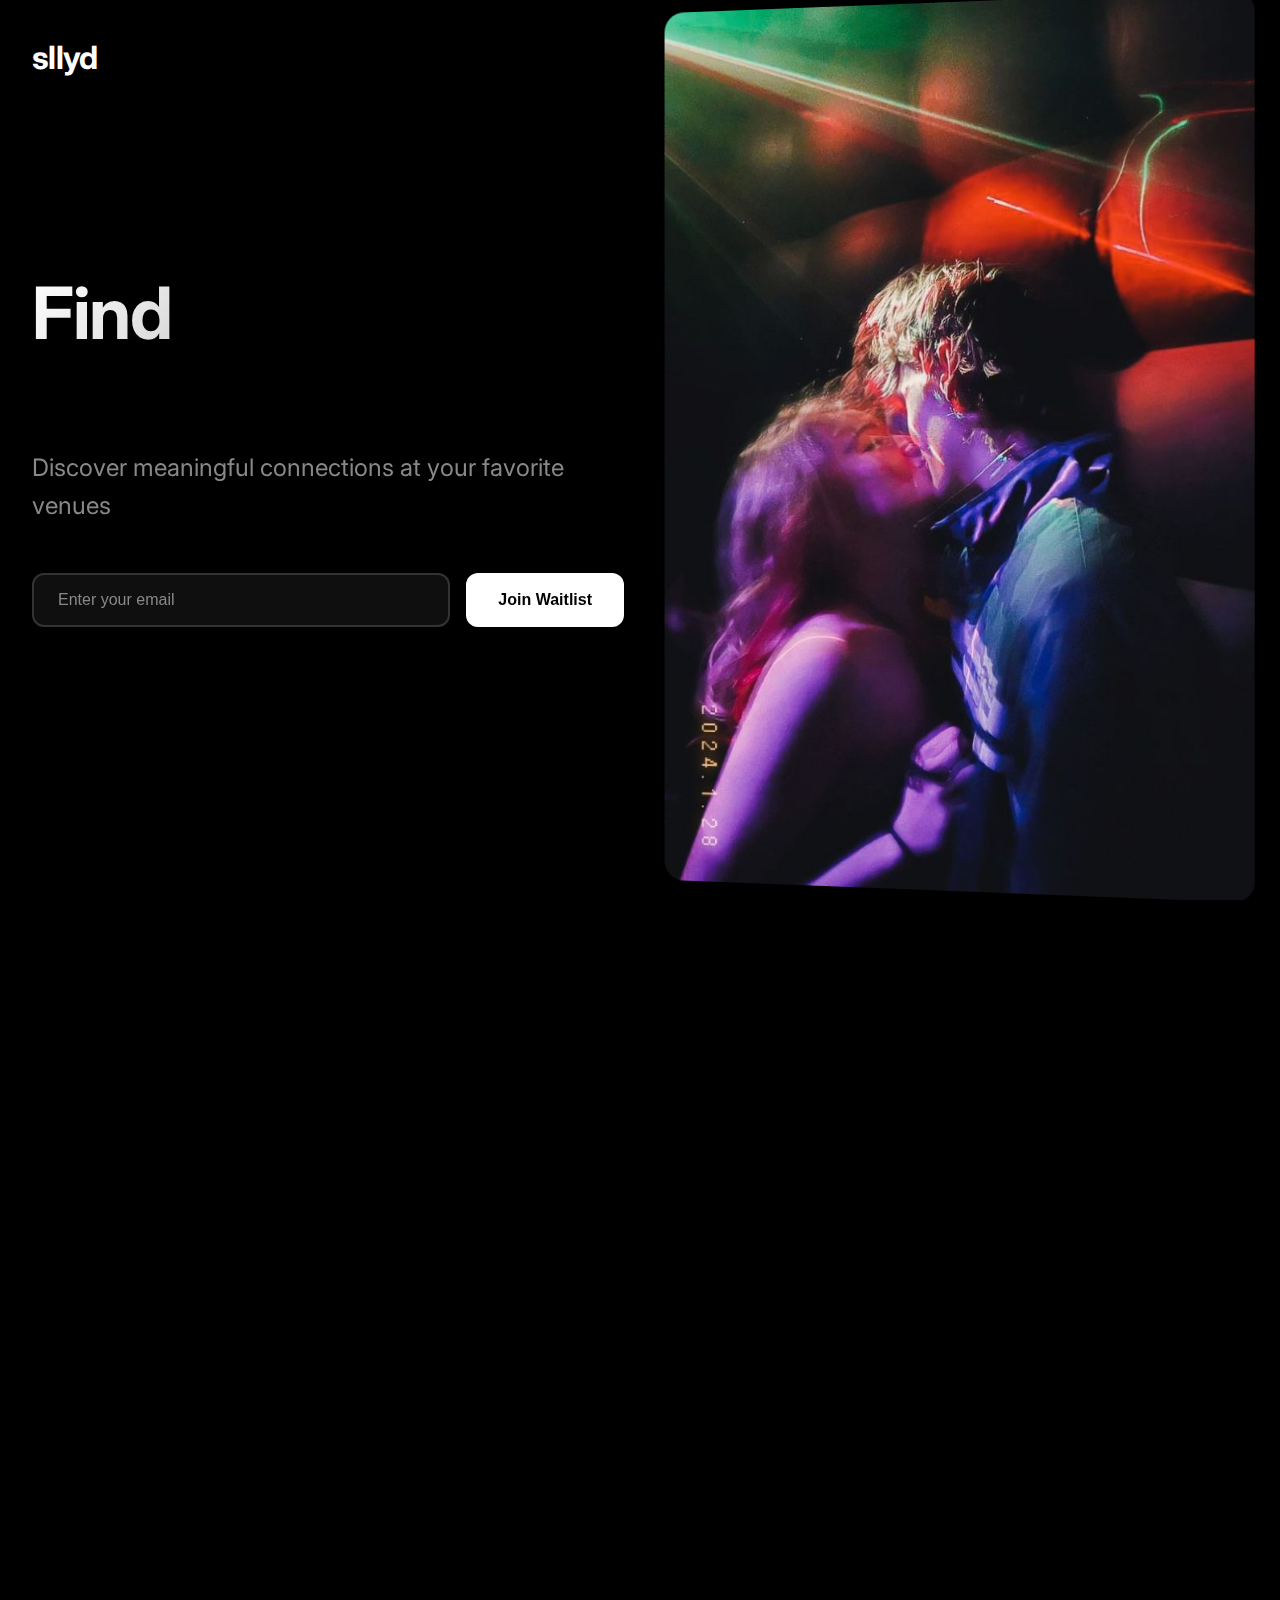
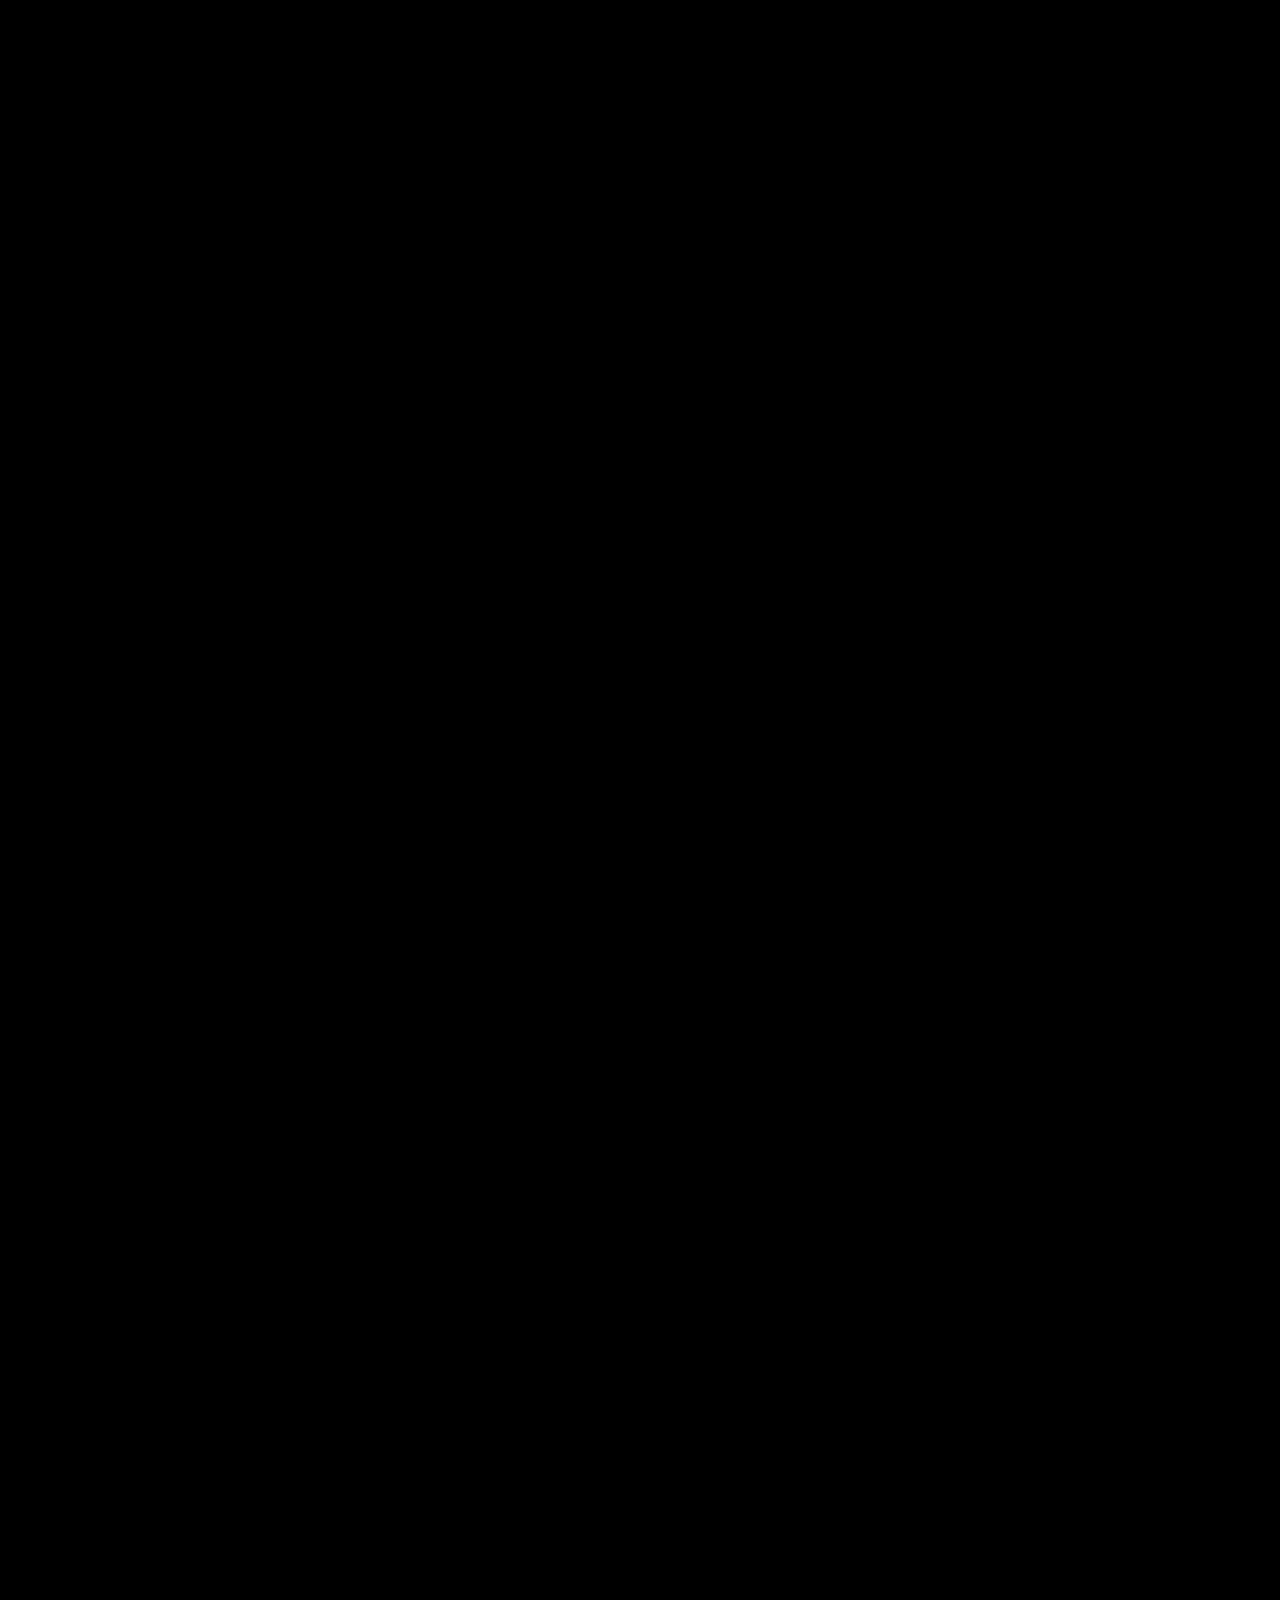
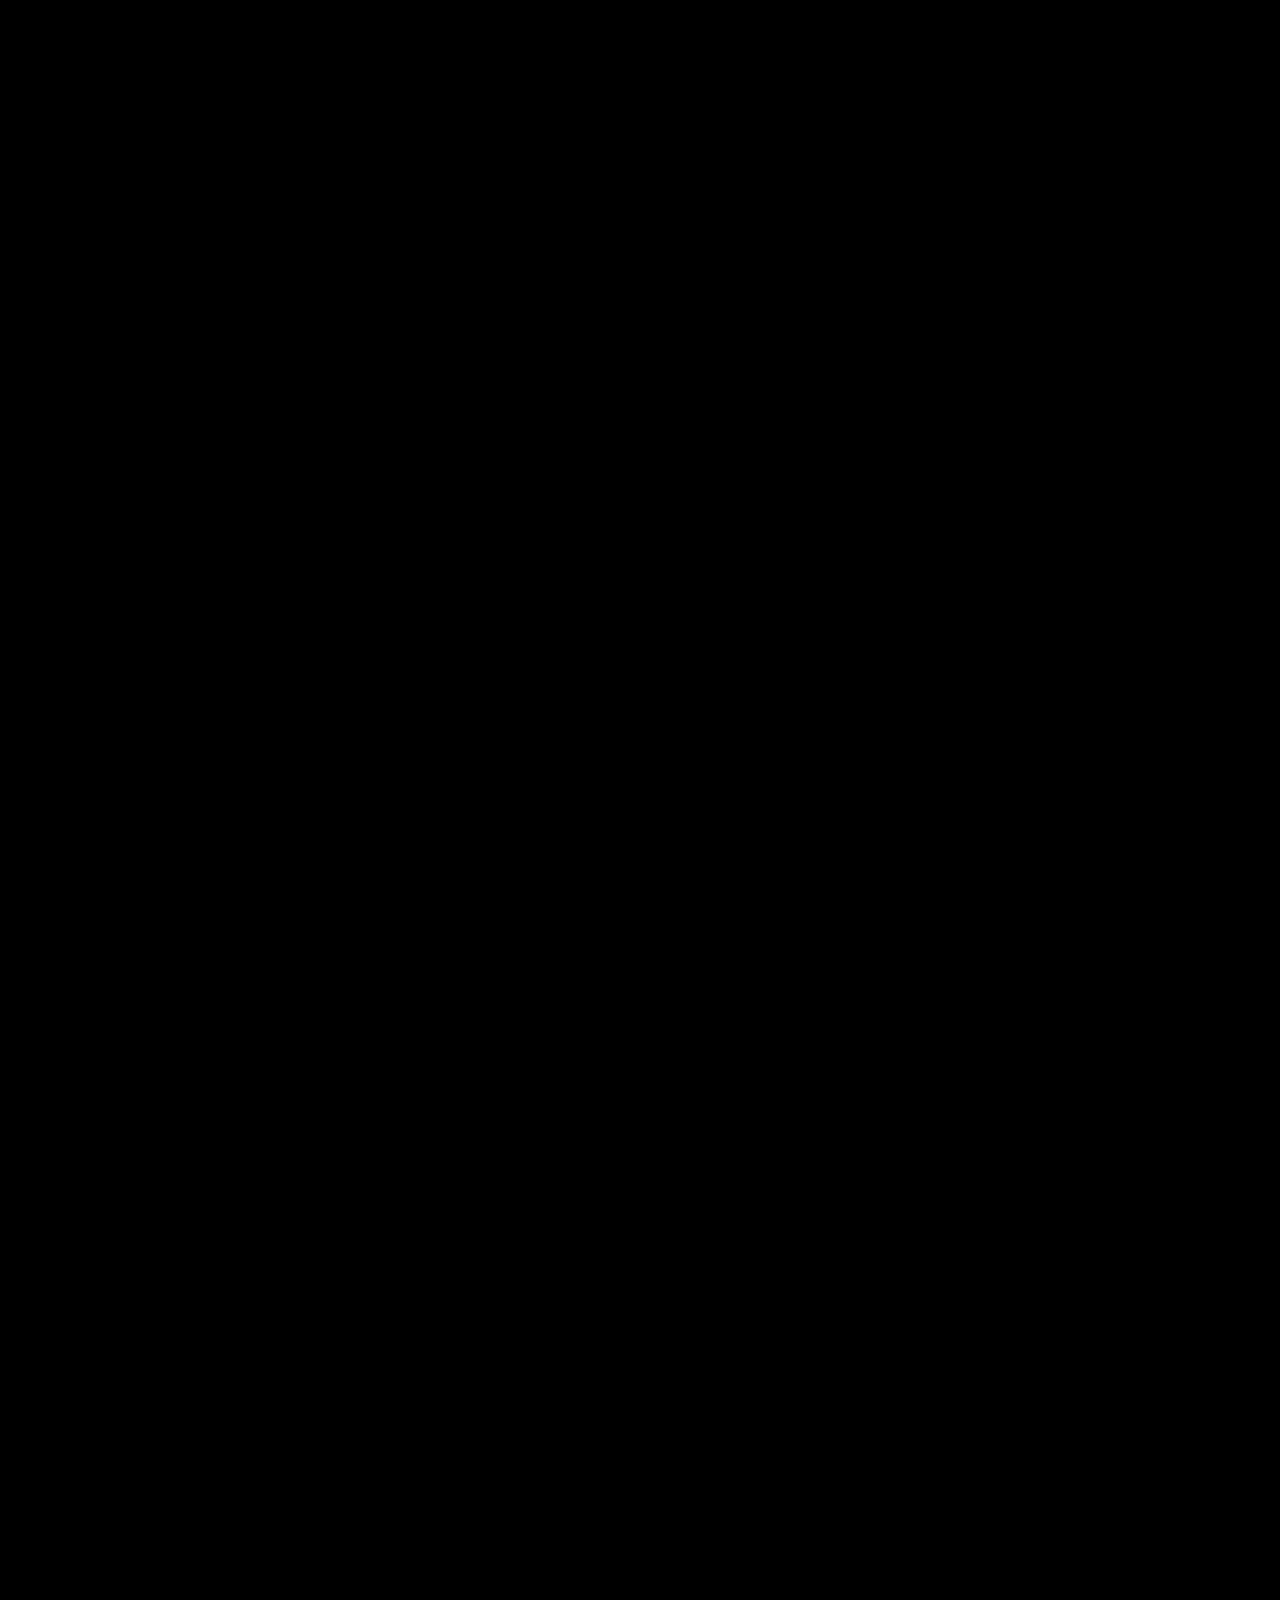
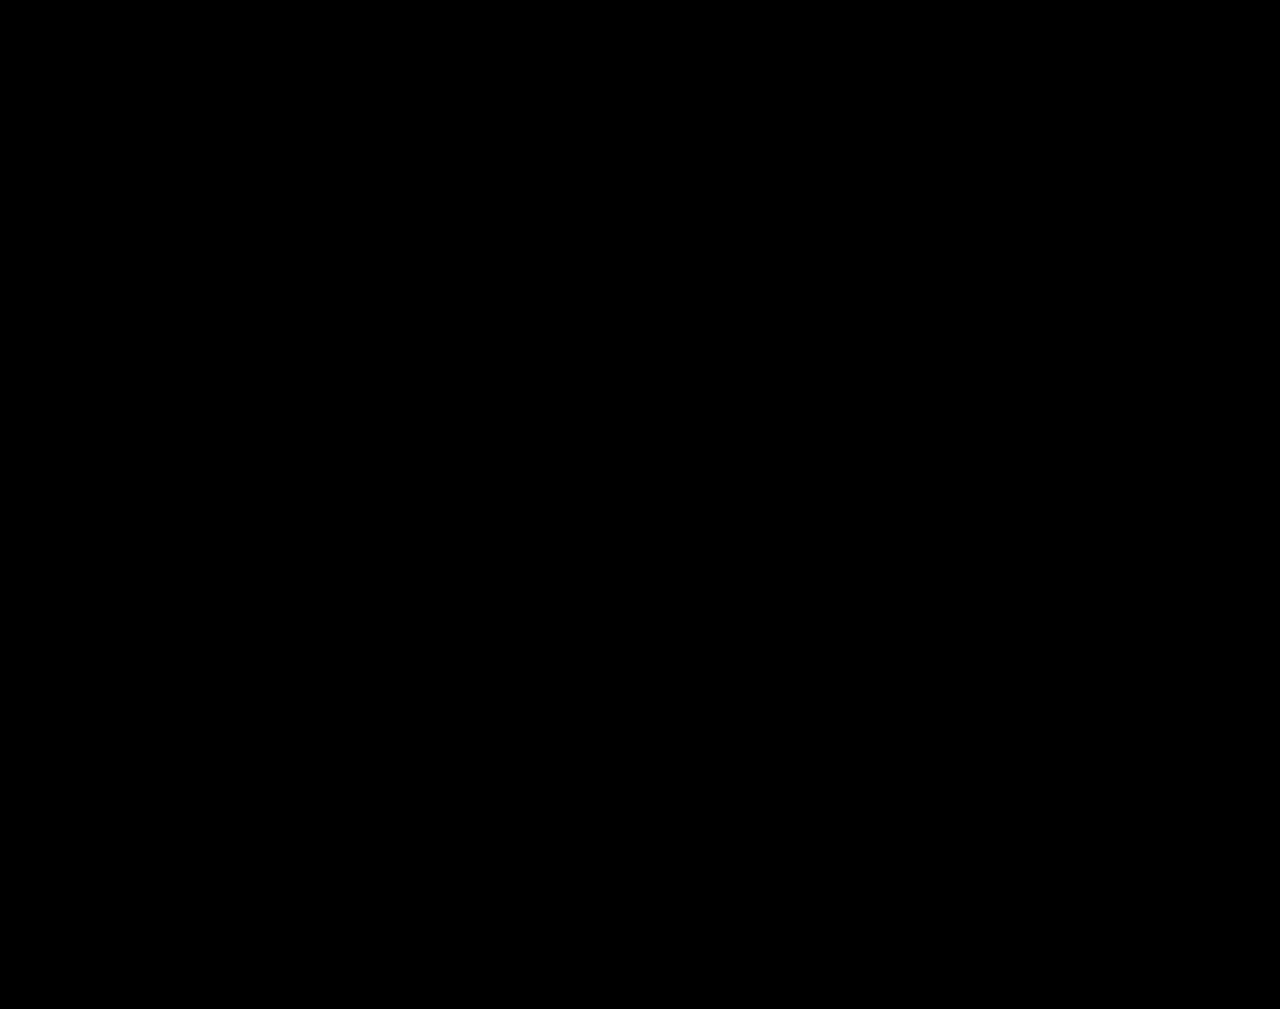
<file: index.html>
<!DOCTYPE html>
<html lang="en">
<head>
    <meta charset="UTF-8">
    <meta name="viewport" content="width=device-width, initial-scale=1.0, maximum-scale=5.0, user-scalable=yes">
    <title>sllyd</title>
    <link rel="stylesheet" href="styles.css">
    <link href="https://fonts.googleapis.com/css2?family=Inter:wght@300;400;500;600;700&display=swap" rel="stylesheet">
</head>
<body>

    <!-- Logo -->
    <div class="logo">sllyd</div>

    <!-- Hero Section -->
    <section id="home" class="hero">
        <div class="hero-content">
            <div class="hero-title-container">
                <h1 class="hero-title">Find Love Where You Are</h1>
            </div>
            <p class="hero-subtitle">Discover meaningful connections at your favorite venues</p>
            <div class="hero-cta">
                <input type="email" placeholder="Enter your email" class="email-input">
                <button class="join-btn">Join Waitlist</button>
            </div>
        </div>
        <div class="hero-image">
            <img src="public/find-love-where-u-are.jpg" alt="Find love where you are">
        </div>
    </section>

    <!-- About Section -->
    <section id="about" class="about">
        <div class="about-content">
            <h2 class="section-title">Why sllyd?</h2>
            <p class="section-text">Connect with people who share your taste in venues. From cozy cafes to trendy bars, find your perfect match where you love to be.</p>
        </div>
        <div class="about-image">
            <img src="public/why-sllyd.jpg" alt="Why sllyd">
        </div>
    </section>

    <!-- Features Section -->
    <section id="features" class="features">
        <div class="feature-item">
            <div class="feature-content">
                <h2 class="section-title">Venue-Based Matching</h2>
                <p class="section-text">Connect with people who frequent your favorite places. From cozy cafes to trendy bars, find your perfect match where you love to be.</p>
            </div>
        </div>
        
        <div class="feature-item reverse">
            <div class="feature-content">
                <h2 class="section-title">Smart Compatibility</h2>
                <p class="section-text">AI-powered matching based on venue preferences. Our intelligent algorithm learns your taste and connects you with compatible people.</p>
            </div>
        </div>
        
        <div class="feature-item">
            <div class="feature-content">
                <h2 class="section-title">Safe & Secure</h2>
                <p class="section-text">Verified profiles and secure messaging ensure your safety. Connect with confidence knowing every profile is authentic.</p>
            </div>
        </div>
    </section>

    <!-- Experience Section -->
    <section class="experience">
        <div class="experience-content">
            <h2 class="section-title">Experience Dating Differently</h2>
            <p class="section-text">No more endless swiping. Meet people who share your lifestyle and favorite spots.</p>
        </div>
        <div class="experience-image">
            <img src="public/experience-dating-differently.jpg" alt="Experience dating differently">
        </div>
    </section>

    <!-- Waitlist Section -->
    <section id="waitlist" class="waitlist">
        <div class="waitlist-content">
            <h2 class="section-title">Be Among the First</h2>
            <p class="section-text">Join our exclusive waitlist and get early access to sllyd when we launch.</p>
            <div class="waitlist-cta">
                <input type="email" placeholder="Enter your email" class="email-input">
                <button class="join-btn">Join Waitlist</button>
            </div>
        </div>
        <div class="waitlist-image">
            <img src="public/be-among-the-first.jpg" alt="Be among the first">
        </div>
    </section>

    <!-- Scroll to Top Button -->
    <button id="scrollToTop" class="scroll-to-top">↑</button>

    <script src="script.js"></script>
</body>
</html>
</file>
<file: styles.css>
/* Reset and Base Styles */
* {
    margin: 0;
    padding: 0;
    box-sizing: border-box;
}

body {
    font-family: 'Inter', -apple-system, BlinkMacSystemFont, 'Segoe UI', Roboto, sans-serif;
    background-color: #000000;
    color: #ffffff;
    line-height: 1.6;
    overflow-x: hidden;
    width: 100%;
    max-width: 100vw;
    position: relative;
}

html {
    overflow-x: hidden;
    width: 100%;
}

/* Logo */
.logo {
    position: absolute;
    top: 2rem;
    left: 2rem;
    font-size: 2rem;
    font-weight: 700;
    color: #ffffff;
    letter-spacing: -0.02em;
    z-index: 1000;
    transition: all 0.3s ease;
}

.logo:hover {
    transform: scale(1.05);
}

/* Hero Section */
.hero {
    min-height: 100vh;
    display: flex;
    align-items: center;
    justify-content: space-between;
    padding: 0 2rem;
    max-width: 1400px;
    margin: 0 auto;
    position: relative;
    overflow: hidden;
}

.hero-content {
    flex: 1;
    max-width: 600px;
    z-index: 2;
}

.hero-title-container {
    height: 8rem;
    margin-bottom: 3rem;
    position: relative;
}

.hero-title {
    font-size: 4.5rem;
    font-weight: 700;
    line-height: 1.1;
    letter-spacing: -0.02em;
    background: linear-gradient(135deg, #ffffff 0%, #888888 100%);
    -webkit-background-clip: text;
    -webkit-text-fill-color: transparent;
    background-clip: text;
    position: absolute;
    top: 0;
    left: 0;
    width: 100%;
}



.hero-subtitle {
    font-size: 1.5rem;
    color: #888888;
    margin-bottom: 3rem;
    font-weight: 400;
}

.hero-cta,
.waitlist-cta {
    display: flex;
    gap: 1rem;
    flex-wrap: wrap;
}

.email-input {
    flex: 1;
    min-width: 300px;
    padding: 1rem 1.5rem;
    border: 2px solid #333333;
    border-radius: 12px;
    background: rgba(51, 51, 51, 0.3);
    color: #ffffff;
    font-size: 1rem;
    transition: all 0.3s ease;
    backdrop-filter: blur(10px);
}

.email-input:focus {
    outline: none;
    border-color: #ffffff;
    background: rgba(51, 51, 51, 0.5);
}

.email-input::placeholder {
    color: #888888;
}

.join-btn {
    padding: 1rem 2rem;
    background: #ffffff;
    color: #000000;
    border: none;
    border-radius: 12px;
    font-size: 1rem;
    font-weight: 600;
    cursor: pointer;
    transition: all 0.3s ease;
    white-space: nowrap;
}

.join-btn:hover {
    background: #888888;
    transform: translateY(-2px);
    box-shadow: 0 10px 30px rgba(255, 255, 255, 0.2);
}

.hero-image {
    flex: 1;
    max-width: 600px;
    position: relative;
    z-index: 1;
    margin-left: 2rem; /* Add spacing from content */
}

.hero-image img {
    width: 100%;
    height: auto;
    border-radius: 20px;
    box-shadow: 0 20px 60px rgba(0, 0, 0, 0.5);
    transform: perspective(1000px) rotateY(-5deg);
    transition: transform 0.3s ease;
}

.hero-image:hover img {
    transform: perspective(1000px) rotateY(0deg);
}

/* Section Styles */
section {
    padding: 8rem 2rem;
    position: relative;
    overflow: hidden;
    margin-bottom: 2rem; /* Add spacing between sections */
}

/* Ensure proper stacking context */
section:nth-child(even) {
    z-index: 1;
}

section:nth-child(odd) {
    z-index: 2;
}

/* Additional spacing for tablet layout */
@media (max-width: 1024px) {
    section {
        margin-bottom: 4rem;
        overflow: visible;
    }
}

.section-title {
    font-size: 3.5rem;
    font-weight: 700;
    margin-bottom: 2rem;
    letter-spacing: -0.02em;
    background: linear-gradient(135deg, #ffffff 0%, #888888 100%);
    -webkit-background-clip: text;
    -webkit-text-fill-color: transparent;
    background-clip: text;
}

.section-text {
    font-size: 1.25rem;
    color: #888888;
    margin-bottom: 3rem;
    max-width: 600px;
    line-height: 1.7;
}

/* About Section */
.about {
    display: flex;
    align-items: center;
    justify-content: space-between;
    max-width: 1400px;
    margin: 0 auto;
    gap: 4rem;
}

.about-content {
    flex: 1;
}

.about-image {
    flex: 1;
    position: relative;
    margin-left: 2rem; /* Add spacing from content */
    max-width: 500px; /* Make image slightly smaller */
}

.about-image img {
    width: 100%;
    height: auto;
    border-radius: 20px;
    box-shadow: 0 20px 60px rgba(0, 0, 0, 0.5);
    transform: perspective(1000px) rotateY(5deg);
    transition: transform 0.3s ease;
}

.about-image:hover img {
    transform: perspective(1000px) rotateY(0deg);
}

/* Features Section */
.features {
    max-width: 1400px;
    margin: 0 auto;
}

.feature-item {
    display: flex;
    align-items: center;
    justify-content: flex-start;
    max-width: 1400px;
    margin: 0 auto 8rem auto;
    padding: 0 2rem;
    opacity: 0;
    transform: translateX(-100px);
    transition: all 0.8s ease;
}

.feature-item.reverse {
    justify-content: flex-end;
    transform: translateX(100px);
}

.feature-item.animate {
    opacity: 1;
    transform: translateX(0);
}

.feature-content {
    max-width: 600px;
    text-align: left;
}

.feature-item.reverse .feature-content {
    text-align: right;
}

/* Experience Section */
.experience {
    display: flex;
    align-items: center;
    justify-content: space-between;
    max-width: 1400px;
    margin: 0 auto;
    gap: 4rem;
}

.experience-content {
    flex: 1;
}

.experience-image {
    flex: 1;
    position: relative;
    margin-left: 2rem; /* Add spacing from content */
}

.experience-image img {
    width: 100%;
    height: auto;
    border-radius: 20px;
    box-shadow: 0 20px 60px rgba(0, 0, 0, 0.5);
    transform: perspective(1000px) rotateY(-5deg);
    transition: transform 0.3s ease;
}

.experience-image:hover img {
    transform: perspective(1000px) rotateY(0deg);
}

/* Waitlist Section */
.waitlist {
    display: flex;
    align-items: center;
    justify-content: space-between;
    max-width: 1400px;
    margin: 0 auto;
    gap: 4rem;
}

.waitlist-content {
    flex: 1;
}

.waitlist-form {
    display: flex;
    gap: 1rem;
    flex-wrap: wrap;
    margin-top: 2rem;
}

.waitlist-image {
    flex: 1;
    position: relative;
    margin-left: 2rem; /* Add spacing from content */
}

.waitlist-image img {
    width: 100%;
    height: auto;
    border-radius: 20px;
    box-shadow: 0 20px 60px rgba(0, 0, 0, 0.5);
    transform: perspective(1000px) rotateY(5deg);
    transition: transform 0.3s ease;
}

.waitlist-image:hover img {
    transform: perspective(1000px) rotateY(0deg);
}



/* Parallax Effects */
.hero-image,
.about-image,
.features-image,
.experience-image,
.waitlist-image {
    transform-style: preserve-3d;
    will-change: transform;
    z-index: 1;
}

/* Ensure content sections have higher z-index */
.hero-content,
.about-content,
.features-grid,
.experience-content,
.waitlist-content {
    position: relative;
    z-index: 2;
}

/* Responsive Design */
/* Tablet Landscape (1024px and below) */
@media (max-width: 1024px) {
    .hero {
        flex-direction: column;
        text-align: center;
        gap: 4rem;
        padding: 6rem 2rem 3rem 2rem;
        margin-top: 2rem;
        position: relative;
        overflow: visible;
    }

    .about,
    .experience,
    .waitlist {
        flex-direction: column;
        text-align: center;
        gap: 4rem;
        padding: 6rem 2rem;
        position: relative;
        overflow: visible;
    }

    .hero-title {
        font-size: 3.5rem;
        line-height: 1.2;
    }

    .section-title {
        font-size: 2.5rem;
        line-height: 1.3;
    }

    .hero-image,
    .about-image,
    .experience-image,
    .waitlist-image {
        margin-left: 0;
        margin-right: 0;
        max-width: 600px;
        margin: 0 auto;
        order: 2;
        position: relative;
        z-index: 1;
        transform: none !important;
    }

    .hero-content,
    .about-content,
    .experience-content,
    .waitlist-content {
        order: 1;
        margin-bottom: 2rem;
        position: relative;
        z-index: 2;
    }

    .feature-item {
        justify-content: center;
        text-align: center;
        margin-bottom: 6rem;
        padding: 0 2rem;
    }
    
    .feature-item.reverse {
        justify-content: center;
    }
    
    .feature-content {
        text-align: center;
        max-width: 800px;
    }
    
    .feature-item.reverse .feature-content {
        text-align: center;
    }

    .hero-cta {
        gap: 1rem;
        max-width: 500px;
        margin: 0 auto;
    }

    /* Disable parallax effects on tablets */
    .hero-image img,
    .about-image img,
    .experience-image img,
    .waitlist-image img {
        transform: none !important;
        transition: none !important;
    }
}

/* Tablet Portrait (768px and below) */
@media (max-width: 768px) {
    .logo {
        top: 1rem;
        left: 1rem;
        font-size: 2rem;
    }

    .hero {
        padding: 6rem 1.5rem 3rem 1.5rem;
        gap: 3rem;
        margin-top: 2rem;
        position: relative;
        overflow: visible;
    }

    .about,
    .experience,
    .waitlist {
        padding: 4rem 1.5rem;
        gap: 3rem;
        position: relative;
        overflow: visible;
    }

    .hero-title-container {
        height: 5.5rem;
        margin-bottom: 2.5rem;
    }
    
    .hero-title {
        font-size: 2.8rem;
        line-height: 1.2;
    }

    .section-title {
        font-size: 2.2rem;
        line-height: 1.3;
        margin-bottom: 1.5rem;
    }

    .hero-subtitle,
    .section-text {
        font-size: 1.1rem;
        line-height: 1.6;
    }

    .hero-cta,
    .waitlist-cta {
        flex-direction: column;
        gap: 1rem;
        width: 100%;
        max-width: 400px;
    }

    .email-input {
        min-width: auto;
        width: 100%;
        padding: 1rem;
        font-size: 1rem;
    }

    .join-btn {
        width: 100%;
        padding: 1rem 2rem;
        font-size: 1rem;
    }

    .hero-image,
    .about-image,
    .experience-image,
    .waitlist-image {
        max-width: 500px;
        position: relative;
        z-index: 1;
        transform: none !important;
    }

    .hero-content,
    .about-content,
    .experience-content,
    .waitlist-content {
        position: relative;
        z-index: 2;
    }
    

    
    .feature-item {
        margin-bottom: 4rem;
        padding: 0 1.5rem;
    }

    .feature-content {
        max-width: 600px;
    }

    /* Disable parallax effects on tablets */
    .hero-image img,
    .about-image img,
    .experience-image img,
    .waitlist-image img {
        transform: none !important;
        transition: none !important;
    }
}



/* Mobile (480px and below) */
@media (max-width: 480px) {
    body {
        overflow-x: hidden;
        width: 100%;
    }

    .logo {
        top: 0.5rem;
        left: 0.5rem;
        font-size: 1.8rem;
        padding: 0.4rem 0.8rem;
    }

    .hero {
        padding: 6rem 1rem 3rem 1rem;
        gap: 2.5rem;
        margin-top: 2rem;
        width: 100%;
        max-width: 100%;
    }

    .about,
    .experience,
    .waitlist {
        padding: 3rem 1rem;
        gap: 2.5rem;
        width: 100%;
        max-width: 100%;
    }

    .hero-title-container {
        height: 4rem;
        margin-bottom: 2rem;
    }
    
    .hero-title {
        font-size: 2rem;
        line-height: 1.1;
    }
    


    .section-title {
        font-size: 1.8rem;
        line-height: 1.2;
        margin-bottom: 1rem;
    }

    .hero-subtitle {
        font-size: 1.1rem;
        line-height: 1.5;
        margin-bottom: 2rem;
    }

    .section-text {
        font-size: 1rem;
        line-height: 1.6;
    }

    .hero-cta,
    .waitlist-cta {
        gap: 0.8rem;
        max-width: 100%;
        width: 100%;
    }

    .email-input {
        padding: 0.8rem;
        font-size: 0.9rem;
        border-radius: 8px;
    }

    .join-btn {
        padding: 0.8rem 1.5rem;
        font-size: 0.9rem;
        border-radius: 8px;
    }

    .hero-image,
    .about-image,
    .experience-image,
    .waitlist-image {
        max-width: 100%;
        margin: 0;
        width: 100%;
    }

    .hero-image img,
    .about-image img,
    .experience-image img,
    .waitlist-image img {
        border-radius: 12px;
    }

    .feature-item {
        margin-bottom: 3rem;
        padding: 0 1rem;
    }

    .feature-content {
        max-width: 100%;
    }

    /* Reduce parallax effects on mobile for better performance */
    .hero-image,
    .about-image,
    .experience-image,
    .waitlist-image {
        transform: none !important;
    }

    /* Make scroll-to-top button more transparent on mobile */
    .scroll-to-top {
        background: rgba(255, 255, 255, 0.2);
        backdrop-filter: blur(10px);
        right: 0.5rem;
        bottom: 0.5rem;
        width: 40px;
        height: 40px;
        font-size: 1rem;
        /* Ensure it's positioned outside content area */
        position: fixed;
        z-index: 9999;
    }

    .scroll-to-top:hover {
        background: rgba(255, 255, 255, 0.4);
    }
}

/* Smooth Scrolling */
html {
    scroll-behavior: smooth;
    -webkit-overflow-scrolling: touch; /* For iOS smooth scrolling */
}

body {
    scroll-behavior: smooth;
}

/* Enhanced scroll effect for scroll-to-top button */
.scroll-to-top {
    transition: all 0.3s ease;
}

.scroll-to-top:active {
    transform: scale(0.95);
    background: rgba(255, 255, 255, 0.7) !important;
}

/* Custom Scrollbar */
::-webkit-scrollbar {
    width: 8px;
}

::-webkit-scrollbar-track {
    background: #000000;
}

::-webkit-scrollbar-thumb {
    background: #333333;
    border-radius: 4px;
}

::-webkit-scrollbar-thumb:hover {
    background: #555555;
}

/* Touch-friendly interactions */
.join-btn,
.email-input {
    -webkit-tap-highlight-color: transparent;
    touch-action: manipulation;
}

/* Enhanced smooth scrolling for all elements */
* {
    scroll-behavior: smooth;
}

/* Ensure smooth scrolling on mobile */
@media (max-width: 768px) {
    html, body {
        scroll-behavior: smooth;
        -webkit-overflow-scrolling: touch;
    }
}

.join-btn:active {
    transform: scale(0.98);
}

/* Improve mobile performance */
@media (max-width: 768px) {
    * {
        -webkit-font-smoothing: antialiased;
        -moz-osx-font-smoothing: grayscale;
    }
    
    img {
        image-rendering: optimizeQuality;
        -webkit-backface-visibility: hidden;
        backface-visibility: hidden;
    }
    
    /* Disable hover effects on touch devices */
    .hero-image:hover img,
    .about-image:hover img,
    .experience-image:hover img,
    .waitlist-image:hover img {
        transform: perspective(1000px) rotateY(-5deg);
    }
}

/* Scroll to Top Button */
.scroll-to-top {
    position: fixed;
    bottom: 2rem;
    right: 2rem;
    width: 50px;
    height: 50px;
    background: rgba(255, 255, 255, 0.3);
    color: #000000;
    border: none;
    border-radius: 50%;
    font-size: 1.5rem;
    font-weight: bold;
    cursor: pointer;
    opacity: 0;
    visibility: hidden;
    transition: all 0.3s ease;
    z-index: 9999;
    box-shadow: 0 4px 20px rgba(0, 0, 0, 0.2);
    backdrop-filter: blur(10px);
    pointer-events: none;
    /* Ensure it doesn't affect layout */
    margin: 0;
    padding: 0;
    box-sizing: border-box;
    /* Force it to overlap everything */
    transform: translateZ(0);
    will-change: transform;
}

.scroll-to-top:hover {
    background: rgba(255, 255, 255, 0.5);
    transform: translateY(-2px);
    box-shadow: 0 6px 25px rgba(0, 0, 0, 0.3);
}

.scroll-to-top.visible {
    opacity: 1;
    visibility: visible;
    pointer-events: auto;
}

/* Extra small devices (320px and below) */
@media (max-width: 320px) {
    .logo {
        font-size: 1.5rem;
        padding: 0.3rem 0.6rem;
    }
    
    .hero-title {
        font-size: 1.8rem;
    }
    
    .section-title {
        font-size: 1.5rem;
    }
    
    .hero {
        padding: 5rem 0.5rem 2rem 0.5rem;
        margin-top: 1.5rem;
    }

    .about,
    .experience,
    .waitlist {
        padding: 2rem 0.5rem;
    }
    
    .feature-item {
        padding: 0 0.5rem;
        margin-bottom: 2rem;
    }

    .scroll-to-top {
        bottom: 0.25rem;
        right: 0.25rem;
        width: 35px;
        height: 35px;
        font-size: 0.9rem;
        background: rgba(255, 255, 255, 0.15);
        /* Ensure it's positioned outside content area */
        position: fixed;
        z-index: 9999;
    }

    .scroll-to-top:hover {
        background: rgba(255, 255, 255, 0.3);
    }
}
</file>
